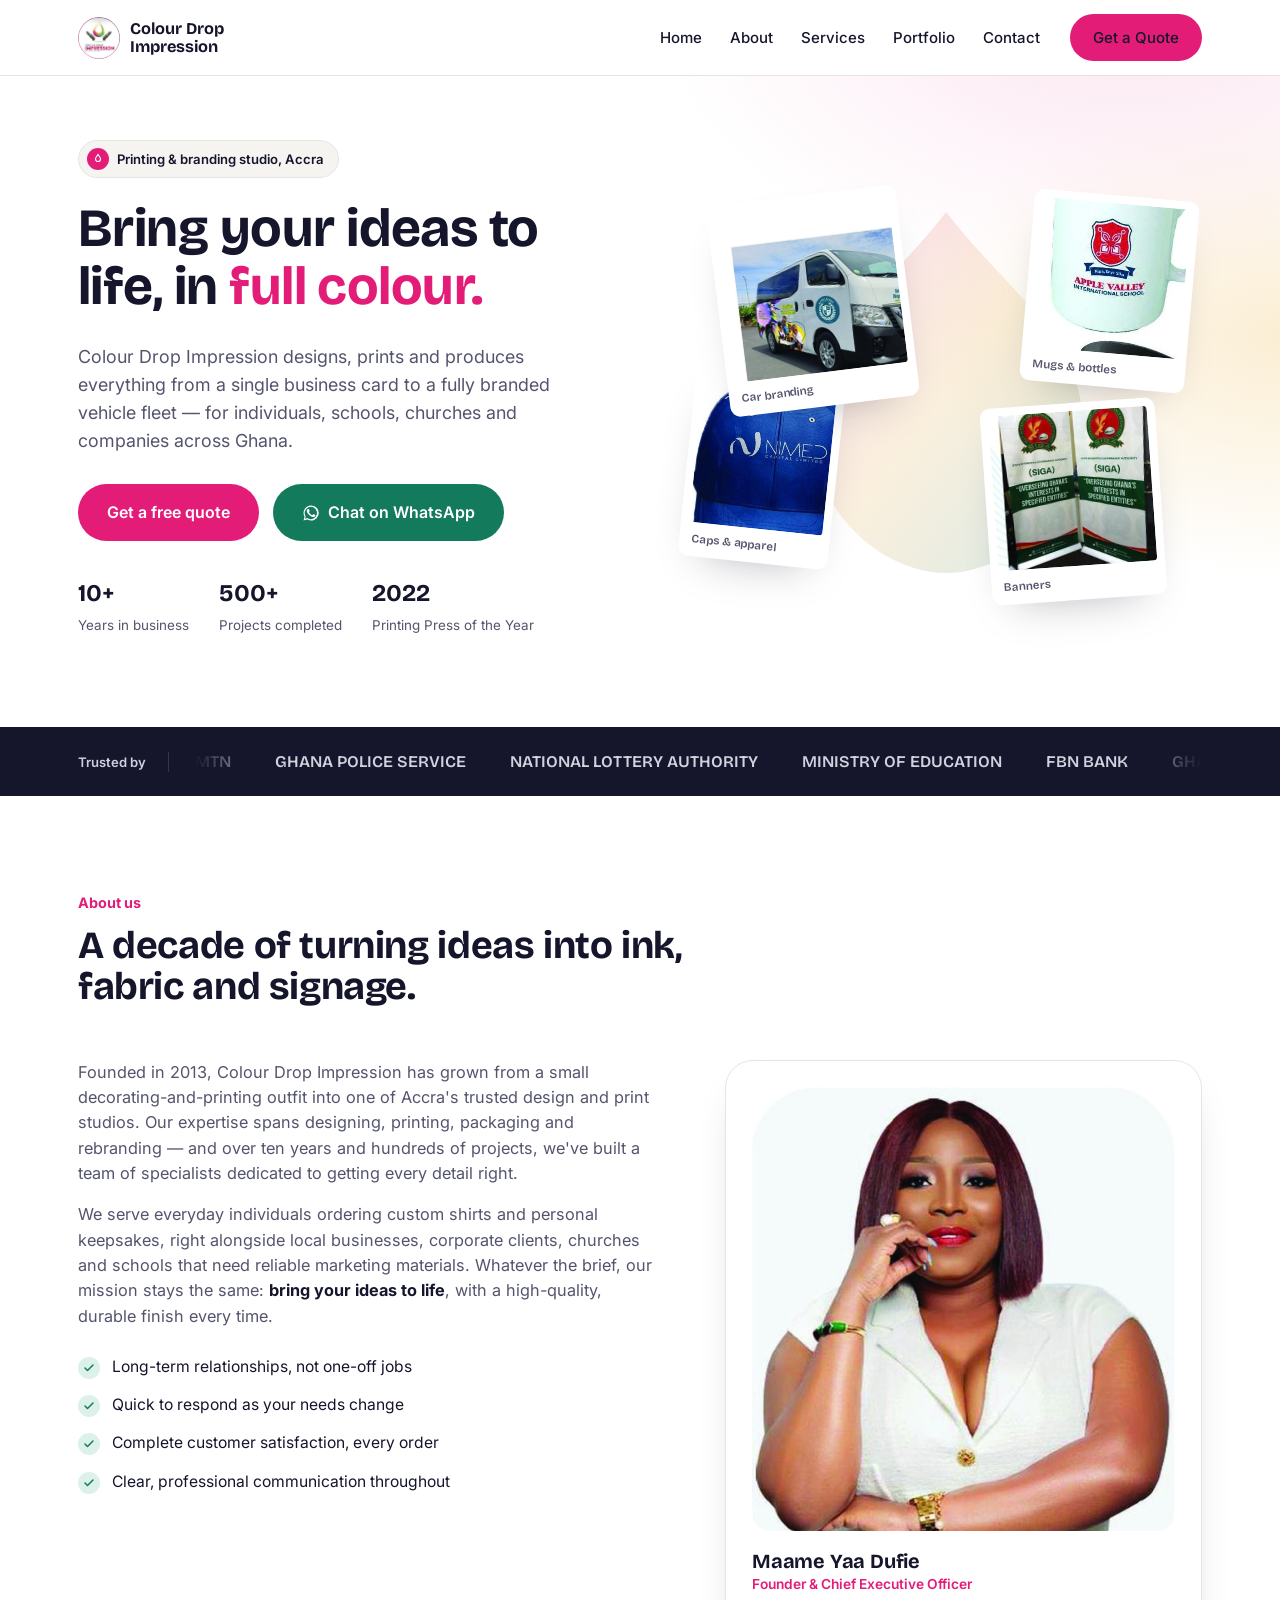
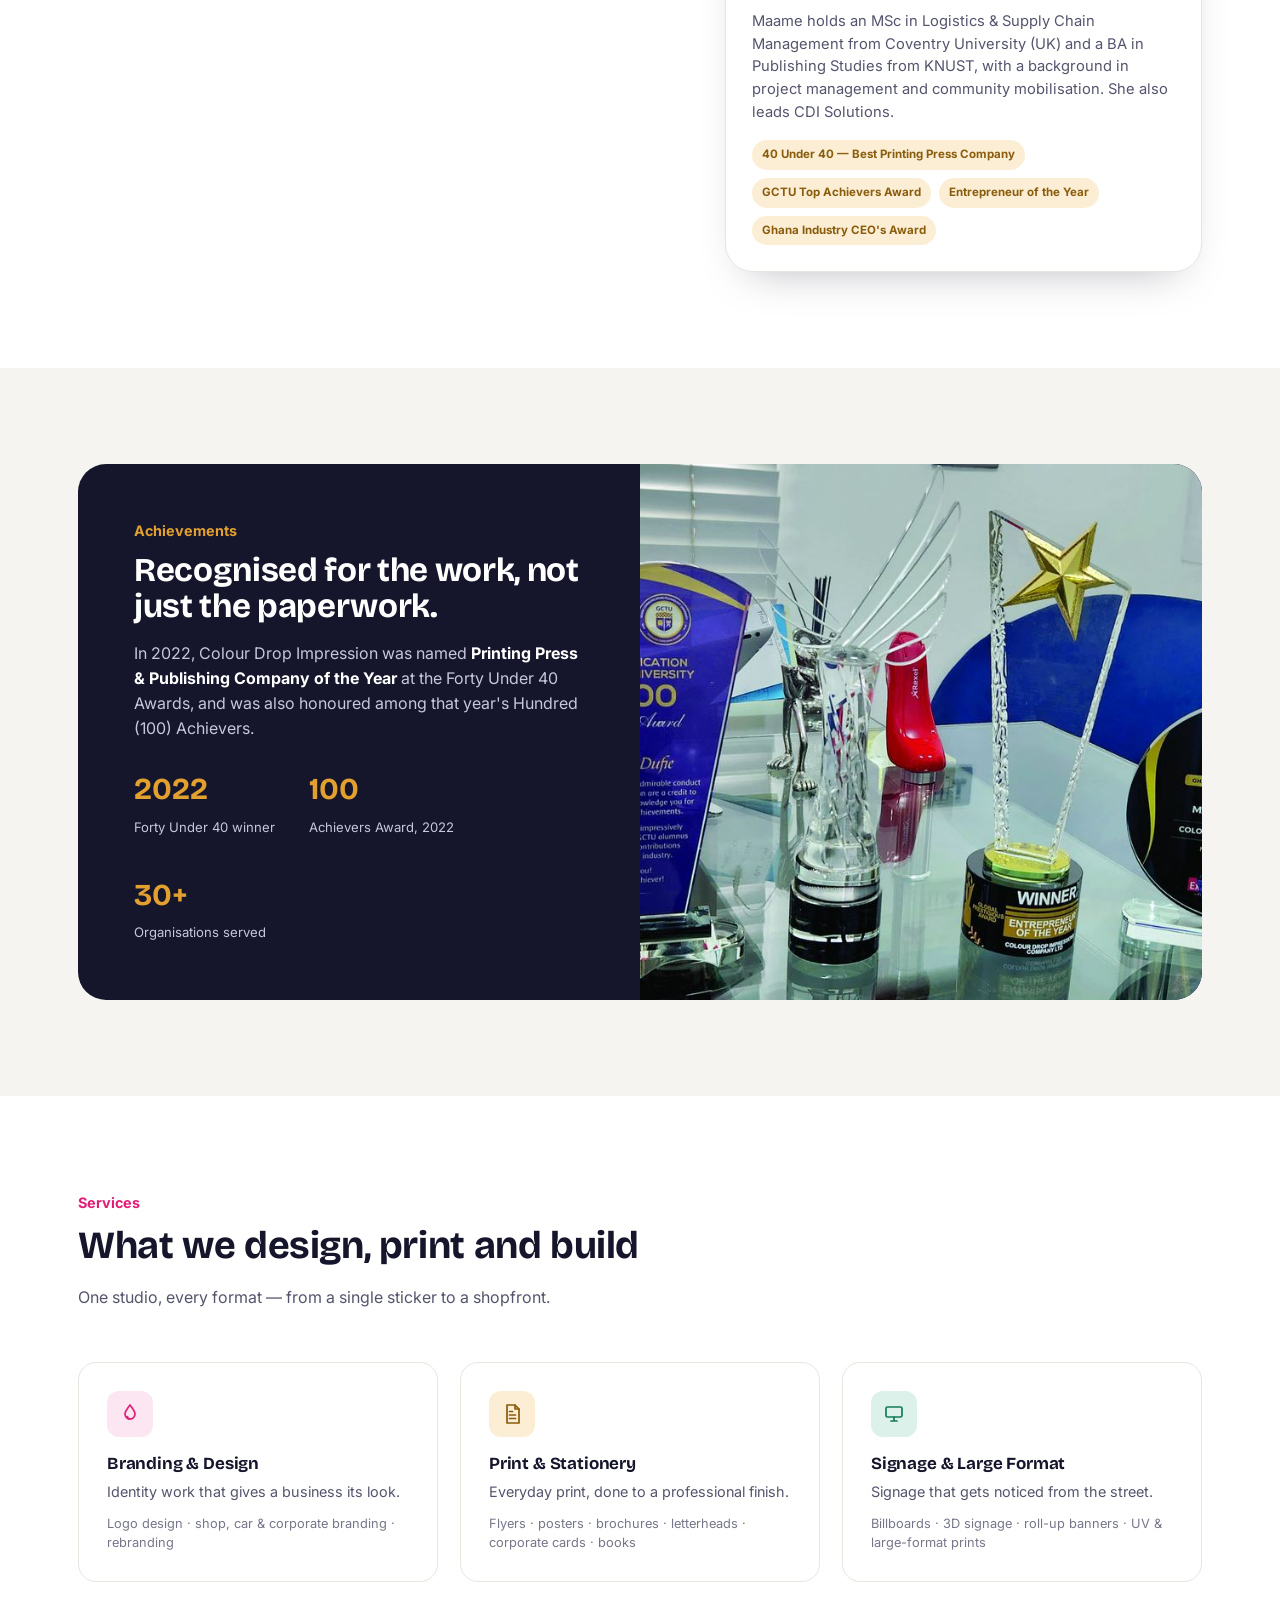
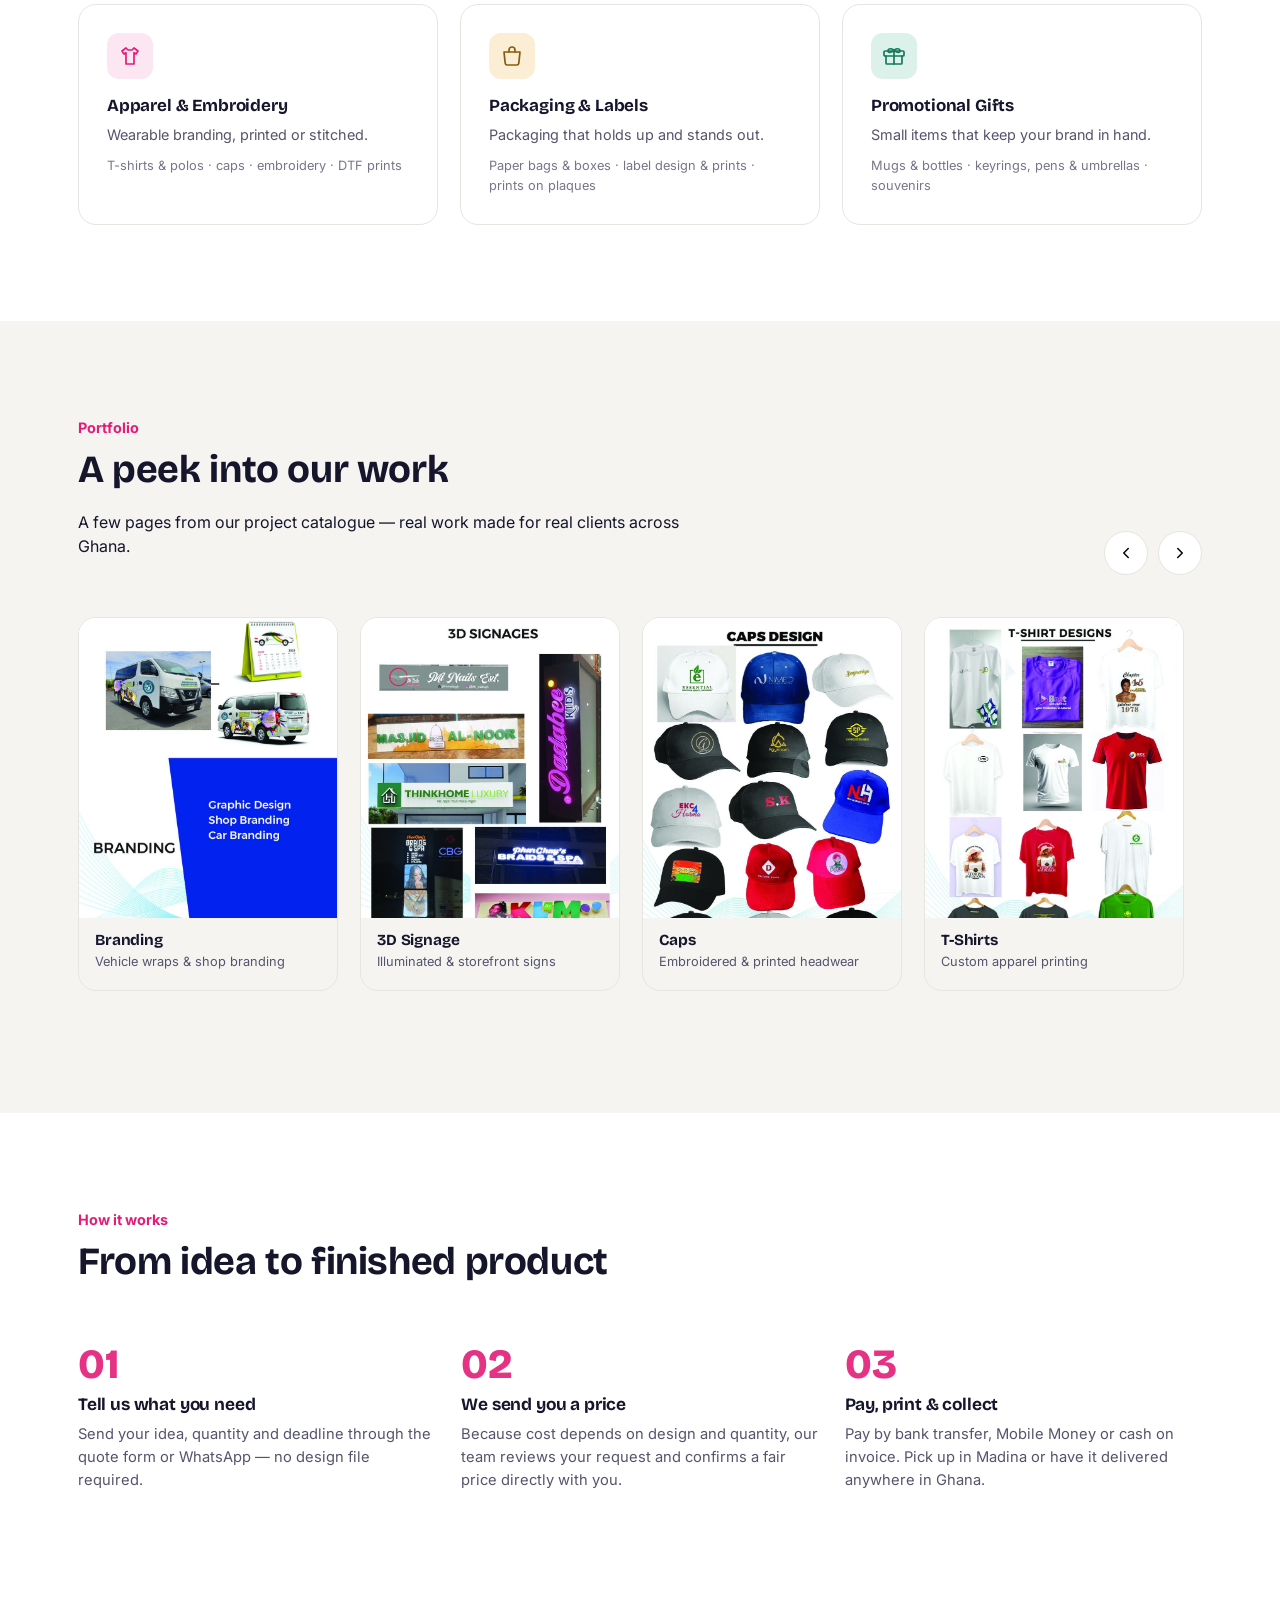
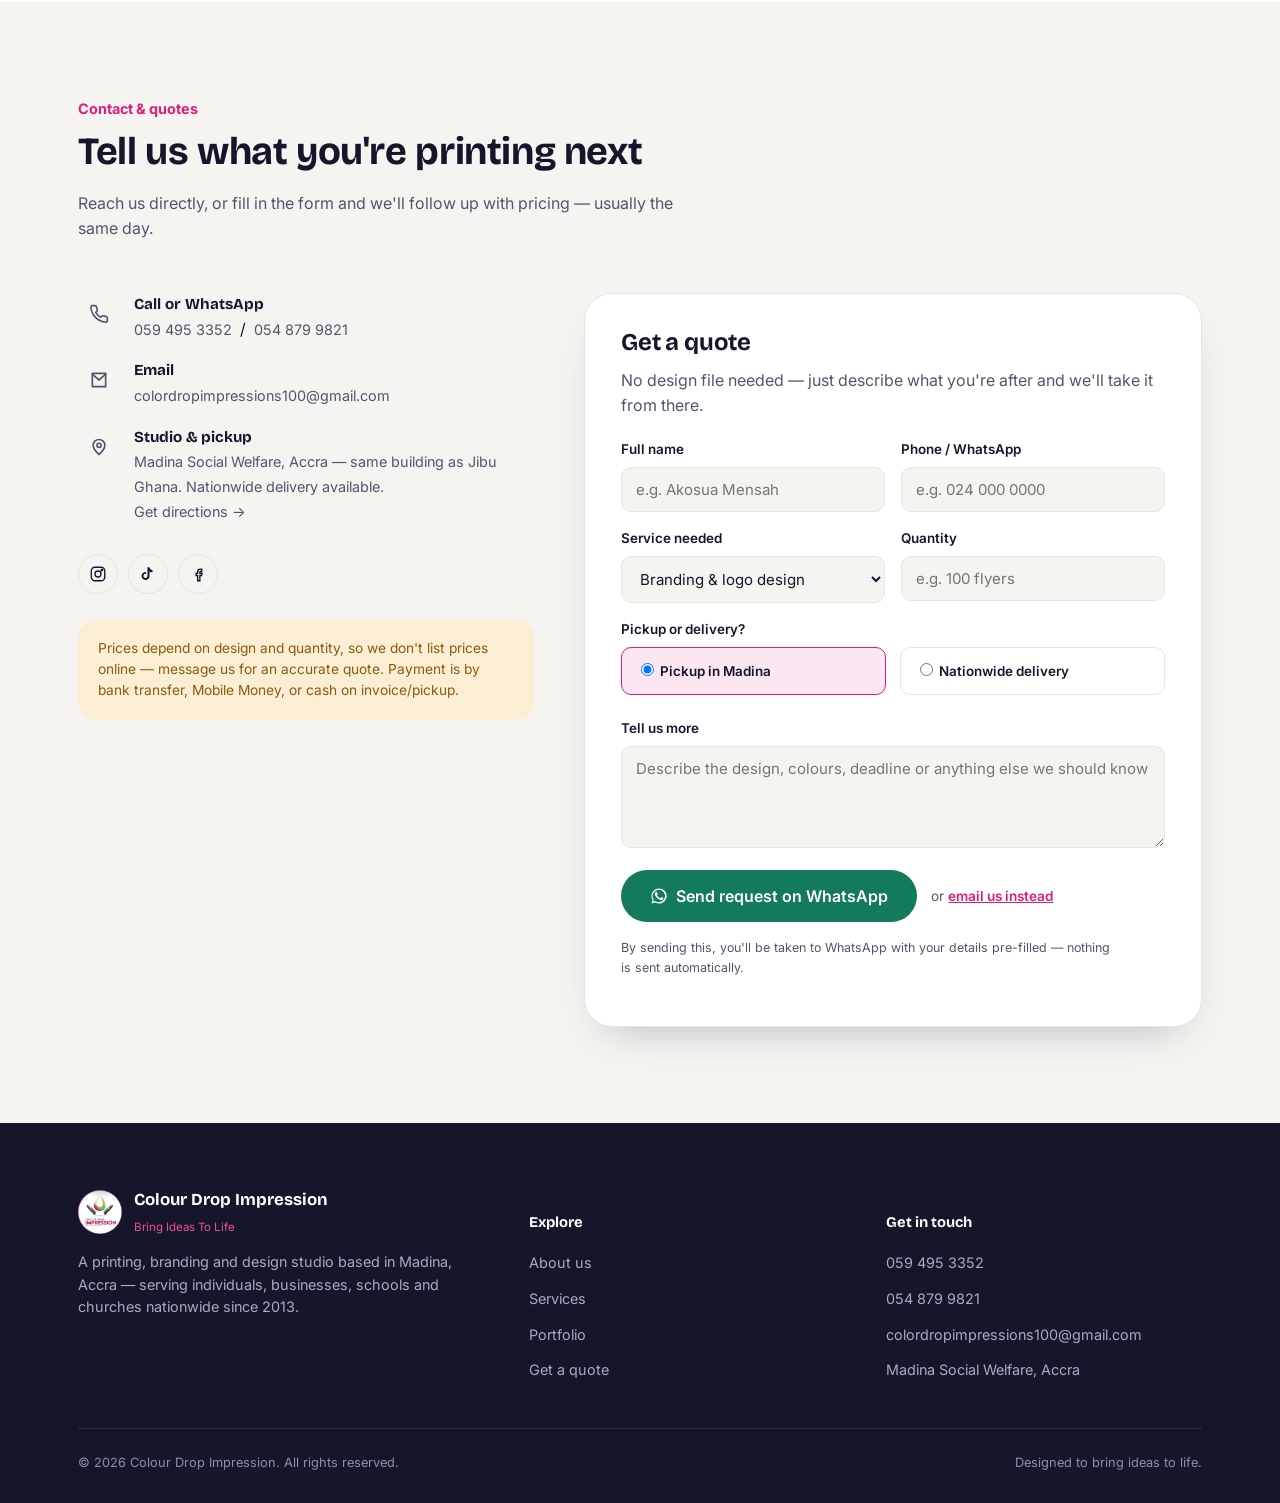
<file: index.html>
<!DOCTYPE html>
<html lang="en">
<head>
<meta charset="UTF-8">
<meta name="viewport" content="width=device-width, initial-scale=1.0">
<title>Colour Drop Impression — Bring Ideas To Life</title>
<meta name="description" content="Colour Drop Impression is a printing, branding and design studio in Madina, Accra. Flyers, banners, apparel, signage, packaging and more, delivered nationwide.">
<link rel="preconnect" href="https://fonts.googleapis.com">
<link rel="preconnect" href="https://fonts.gstatic.com" crossorigin>
<link href="https://fonts.googleapis.com/css2?family=Bricolage+Grotesque:opsz,wght@12..96,400;12..96,500;12..96,600;12..96,700;12..96,800&family=Inter:wght@400;500;600;700&display=swap" rel="stylesheet">
<link rel="stylesheet" href="styles.css">
</head>
<body data-phone1="0594953352" data-phone2="0548799821" data-email="colordropimpressions100@gmail.com">

<header class="site-nav">
  <div class="nav-inner">
    <a href="#home" class="brand">
      <img src="images/logo.jpg" alt="Colour Drop Impression logo">
      <span class="brand-word">Colour Drop<br>Impression</span>
    </a>
    <nav class="primary">
      <div class="nav-links">
        <a href="#home">Home</a>
        <a href="#about">About</a>
        <a href="#services">Services</a>
        <a href="#portfolio">Portfolio</a>
        <a href="#contact">Contact</a>
      </div>
      <a href="#quote" class="btn btn-primary">Get a Quote</a>
    </nav>
    <button class="burger" id="burgerBtn" aria-label="Open menu" aria-expanded="false"><span></span></button>
  </div>
  <div class="mobile-panel" id="mobilePanel">
    <a href="#home">Home</a>
    <a href="#about">About</a>
    <a href="#services">Services</a>
    <a href="#portfolio">Portfolio</a>
    <a href="#contact">Contact</a>
    <a href="#quote" class="btn btn-primary">Get a Quote</a>
  </div>
</header>

<main>

  <section class="hero" id="home">
    <div class="wrap hero-inner">
      <div class="hero-copy">
        <span class="eyebrow-tag"><span class="dot"><svg viewBox="0 0 24 24" fill="none" stroke="white" stroke-width="2.4" stroke-linecap="round"><path d="M12 3c3 4 5 6.2 5 9a5 5 0 0 1-10 0c0-2.8 2-5 5-9Z"/></svg></span> Printing &amp; branding studio, Accra</span>
        <h1>Bring your ideas to life, in <em>full colour.</em></h1>
        <p class="lead">Colour Drop Impression designs, prints and produces everything from a single business card to a fully branded vehicle fleet — for individuals, schools, churches and companies across Ghana.</p>
        <div class="hero-ctas">
          <a href="#quote" class="btn btn-primary btn-lg">Get a free quote</a>
          <a href="https://wa.me/233594953352?text=Hi%20Colour%20Drop%20Impression%2C%20I%27d%20like%20to%20ask%20about%20a%20print%20job." target="_blank" rel="noopener" class="btn btn-whatsapp btn-lg" id="heroWaLink">
            <svg viewBox="0 0 24 24" width="18" height="18" fill="currentColor"><path d="M17.5 14.4c-.3-.1-1.7-.8-2-.9-.3-.1-.5-.1-.6.1-.2.3-.7.9-.9 1-.2.2-.3.2-.6.1-.3-.1-1.3-.5-2.4-1.5-.9-.8-1.5-1.8-1.7-2.1-.2-.3 0-.5.1-.6.1-.1.3-.3.4-.5.1-.1.2-.3.3-.4.1-.2 0-.3 0-.5s-.6-1.5-.9-2c-.2-.5-.5-.4-.6-.4h-.5c-.2 0-.5.1-.7.3-.3.3-1 1-1 2.4s1 2.8 1.2 3c.1.2 2 3 4.8 4.3.7.3 1.2.5 1.6.6.7.2 1.3.2 1.8.1.5-.1 1.7-.7 1.9-1.3.2-.6.2-1.2.2-1.3-.1-.1-.3-.2-.6-.3z"/><path d="M12 2a10 10 0 0 0-8.6 15L2 22l5.2-1.4A10 10 0 1 0 12 2Zm0 18.2c-1.6 0-3.2-.4-4.5-1.3l-.3-.2-3.1.8.8-3-.2-.3A8.2 8.2 0 1 1 12 20.2Z"/></svg>
            Chat on WhatsApp
          </a>
        </div>
        <div class="hero-stats">
          <div><strong>10+</strong><span>Years in business</span></div>
          <div><strong>500+</strong><span>Projects completed</span></div>
          <div><strong>2022</strong><span>Printing Press of the Year</span></div>
        </div>
      </div>
      <div class="hero-visual" aria-hidden="true">
        <svg class="blob" viewBox="0 0 500 500" preserveAspectRatio="xMidYMid meet">
          <defs>
            <linearGradient id="dropGrad" x1="0" y1="0" x2="1" y2="1">
              <stop offset="0%" stop-color="var(--pink)"/>
              <stop offset="50%" stop-color="var(--gold)"/>
              <stop offset="100%" stop-color="var(--teal)"/>
            </linearGradient>
          </defs>
          <path fill="url(#dropGrad)" opacity="0.16" d="M251.6 41.7c60 78 132 121 132 202.7 0 92-73 148-132 148s-132-56-132-148c0-81.7 72-124.7 132-202.7Z"/>
        </svg>
        <div class="polaroid p1"><div class="frame"><img src="images/hero-branding.jpg" alt="Vehicle branding sample"></div><span>Car branding</span></div>
        <div class="polaroid p2"><div class="frame"><img src="images/hero-caps.jpg" alt="Branded cap"></div><span>Caps &amp; apparel</span></div>
        <div class="polaroid p3"><div class="frame"><img src="images/hero-mugs.jpg" alt="Branded mug"></div><span>Mugs &amp; bottles</span></div>
        <div class="polaroid p4"><div class="frame"><img src="images/hero-rollup.jpg" alt="Roll-up banners"></div><span>Banners</span></div>
      </div>
    </div>
  </section>

  
  <div class="trust">
    <div class="wrap trust-inner">
      <span class="trust-label">Trusted&nbsp;by</span>
      <div class="marquee">
        <div class="marquee-track">
          <span>MTN</span><span>GHANA POLICE SERVICE</span><span>NATIONAL LOTTERY AUTHORITY</span><span>MINISTRY OF EDUCATION</span><span>FBN BANK</span><span>GHANA INVESTMENT PROMOTION CENTRE</span><span>KONRAD-ADENAUER-STIFTUNG</span><span>NATIONAL SERVICE SCHEME</span><span>YANGO</span><span>NEW LEADERS HOTEL</span><span>ZOE HEALTHCARE</span><span>FAIRAFRIC</span><span>NICK PETROLEUM</span><span>BEAUTY RAVE</span><span>GUVNOR</span><span>ADUANIPA</span><span>GILBERT PORK</span><span>MINAIL</span><span>NIMED CAPITAL</span><span>SMALL SCALE MINERS</span><span>PRODIGY</span><span>TERAGON</span><span>GOOSE CHINESE</span><span>RED TIPS</span><span>TACHES</span><span>SAVILLE ROD</span><span>GHANA PRISON</span><span>FLIP AND RAP</span><span>ANABY FRANKA</span><span>ADENSE TRAVELS</span><span>THINK HOMES</span><span>ARM NOD</span><span>PLUSCON</span><span>SKY LIGHT</span><span>FITNESS SOCIAL</span><span>PEOPLE MIC</span><span>FOODLUX</span><span>LA CREPE</span><span>ADUANI PA</span>
          <span>MTN</span><span>GHANA POLICE SERVICE</span><span>NATIONAL LOTTERY AUTHORITY</span><span>MINISTRY OF EDUCATION</span><span>FBN BANK</span><span>GHANA INVESTMENT PROMOTION CENTRE</span><span>KONRAD-ADENAUER-STIFTUNG</span><span>NATIONAL SERVICE SCHEME</span><span>YANGO</span><span>NEW LEADERS HOTEL</span><span>ZOE HEALTHCARE</span><span>FAIRAFRIC</span><span>NICK PETROLEUM</span><span>BEAUTY RAVE</span><span>GUVNOR</span><span>ADUANIPA</span><span>GILBERT PORK</span><span>MINAIL</span><span>NIMED CAPITAL</span><span>SMALL SCALE MINERS</span><span>PRODIGY</span><span>TERAGON</span><span>GOOSE CHINESE</span><span>RED TIPS</span><span>TACHES</span><span>SAVILLE ROD</span><span>GHANA PRISON</span><span>FLIP AND RAP</span><span>ANABY FRANKA</span><span>ADENSE TRAVELS</span><span>THINK HOMES</span><span>ARM NOD</span><span>PLUSCON</span><span>SKY LIGHT</span><span>FITNESS SOCIAL</span><span>PEOPLE MIC</span><span>FOODLUX</span><span>LA CREPE</span><span>ADUANI PA</span>
        </div>
      </div>
    </div>
  </div>

 
  <section id="about">
    <div class="wrap">
      <div class="section-head">
        <span class="section-kicker">About us</span>
        <h2>A decade of turning ideas into ink, fabric and signage.</h2>
      </div>
      <div class="about-grid">
        <div class="about-copy">
          <p>Founded in 2013, Colour Drop Impression has grown from a small decorating-and-printing outfit into one of Accra's trusted design and print studios. Our expertise spans designing, printing, packaging and rebranding — and over ten years and hundreds of projects, we've built a team of specialists dedicated to getting every detail right.</p>
          <p>We serve everyday individuals ordering custom shirts and personal keepsakes, right alongside local businesses, corporate clients, churches and schools that need reliable marketing materials. Whatever the brief, our mission stays the same: <strong style="color:var(--ink)">bring your ideas to life</strong>, with a high-quality, durable finish every time.</p>
          <ul class="mission-list">
            <li><span class="tick"><svg viewBox="0 0 24 24" fill="none" stroke="currentColor" stroke-width="3" stroke-linecap="round" stroke-linejoin="round"><path d="M20 6 9 17l-5-5"/></svg></span><span>Long-term relationships, not one-off jobs</span></li>
            <li><span class="tick"><svg viewBox="0 0 24 24" fill="none" stroke="currentColor" stroke-width="3" stroke-linecap="round" stroke-linejoin="round"><path d="M20 6 9 17l-5-5"/></svg></span><span>Quick to respond as your needs change</span></li>
            <li><span class="tick"><svg viewBox="0 0 24 24" fill="none" stroke="currentColor" stroke-width="3" stroke-linecap="round" stroke-linejoin="round"><path d="M20 6 9 17l-5-5"/></svg></span><span>Complete customer satisfaction, every order</span></li>
            <li><span class="tick"><svg viewBox="0 0 24 24" fill="none" stroke="currentColor" stroke-width="3" stroke-linecap="round" stroke-linejoin="round"><path d="M20 6 9 17l-5-5"/></svg></span><span>Clear, professional communication throughout</span></li>
          </ul>
        </div>
        <div class="ceo-card">
          <img src="images/ceo.jpg" alt="Maame Yaa Dufie, CEO of Colour Drop Impression">
          <h3>Maame Yaa Dufie</h3>
          <span class="ceo-role">Founder &amp; Chief Executive Officer</span>
          <p>Maame holds an MSc in Logistics &amp; Supply Chain Management from Coventry University (UK) and a BA in Publishing Studies from KNUST, with a background in project management and community mobilisation. She also leads CDI Solutions.</p>
          <div class="ceo-badges">
            <span>40 Under 40 — Best Printing Press Company</span>
            <span>GCTU Top Achievers Award</span>
            <span>Entrepreneur of the Year</span>
            <span>Ghana Industry CEO's Award</span>
          </div>
        </div>
      </div>
    </div>
  </section>

 
  <section class="alt-bg">
    <div class="wrap">
      <div class="achieve">
        <div class="achieve-copy">
          <span class="section-kicker">Achievements</span>
          <h2>Recognised for the work, not just the paperwork.</h2>
          <p>In 2022, Colour Drop Impression was named <strong style="color:#fff">Printing Press &amp; Publishing Company of the Year</strong> at the Forty Under 40 Awards, and was also honoured among that year's Hundred (100) Achievers.</p>
          <div class="achieve-stats">
            <div><strong>2022</strong><span>Forty Under 40 winner</span></div>
            <div><strong>100</strong><span>Achievers Award, 2022</span></div>
            <div><strong>30+</strong><span>Organisations served</span></div>
          </div>
        </div>
        <div class="achieve-img"><img src="images/trophies.jpg" alt="Colour Drop Impression award trophies and plaques"></div>
      </div>
    </div>
  </section>

 
  <section id="services">
    <div class="wrap">
      <div class="section-head">
        <span class="section-kicker">Services</span>
        <h2>What we design, print and build</h2>
        <p>One studio, every format — from a single sticker to a shopfront.</p>
      </div>
      <div class="services-grid">
        <div class="service-card sc-1">
          <div class="service-icon"><svg viewBox="0 0 24 24" fill="none" stroke="currentColor" stroke-width="1.7" stroke-linecap="round" stroke-linejoin="round"><path d="M12 3c3 4 5 6.2 5 9a5 5 0 0 1-10 0c0-2.8 2-5 5-9Z"/><path d="M9.5 14.5c0 1.4 1.1 2.5 2.5 2.5"/></svg></div>
          <h3>Branding &amp; Design</h3>
          <p>Identity work that gives a business its look.</p>
          <p class="eg">Logo design · shop, car &amp; corporate branding · rebranding</p>
        </div>
        <div class="service-card sc-2">
          <div class="service-icon"><svg viewBox="0 0 24 24" fill="none" stroke="currentColor" stroke-width="1.7" stroke-linecap="round" stroke-linejoin="round"><path d="M7 3h8l4 4v14H7z"/><path d="M15 3v4h4"/><path d="M9.5 13h6M9.5 16.5h6M9.5 9.5h3"/></svg></div>
          <h3>Print &amp; Stationery</h3>
          <p>Everyday print, done to a professional finish.</p>
          <p class="eg">Flyers · posters · brochures · letterheads · corporate cards · books</p>
        </div>
        <div class="service-card sc-3">
          <div class="service-icon"><svg viewBox="0 0 24 24" fill="none" stroke="currentColor" stroke-width="1.7" stroke-linecap="round" stroke-linejoin="round"><rect x="4" y="5" width="16" height="10" rx="1.5"/><path d="M9 19h6M12 15v4"/></svg></div>
          <h3>Signage &amp; Large Format</h3>
          <p>Signage that gets noticed from the street.</p>
          <p class="eg">Billboards · 3D signage · roll-up banners · UV &amp; large-format prints</p>
        </div>
        <div class="service-card sc-4">
          <div class="service-icon"><svg viewBox="0 0 24 24" fill="none" stroke="currentColor" stroke-width="1.7" stroke-linecap="round" stroke-linejoin="round"><path d="M8 4 4 7l2 3 2-1.3V20h8V8.7L18 10l2-3-4-3-2 2h-4Z"/></svg></div>
          <h3>Apparel &amp; Embroidery</h3>
          <p>Wearable branding, printed or stitched.</p>
          <p class="eg">T-shirts &amp; polos · caps · embroidery · DTF prints</p>
        </div>
        <div class="service-card sc-5">
          <div class="service-icon"><svg viewBox="0 0 24 24" fill="none" stroke="currentColor" stroke-width="1.7" stroke-linecap="round" stroke-linejoin="round"><path d="M4 8h16l-1.2 11.2a2 2 0 0 1-2 1.8H7.2a2 2 0 0 1-2-1.8L4 8Z"/><path d="M9 8V6a3 3 0 0 1 6 0v2"/></svg></div>
          <h3>Packaging &amp; Labels</h3>
          <p>Packaging that holds up and stands out.</p>
          <p class="eg">Paper bags &amp; boxes · label design &amp; prints · prints on plaques</p>
        </div>
        <div class="service-card sc-6">
          <div class="service-icon"><svg viewBox="0 0 24 24" fill="none" stroke="currentColor" stroke-width="1.7" stroke-linecap="round" stroke-linejoin="round"><path d="M20 12v7a1 1 0 0 1-1 1H5a1 1 0 0 1-1-1v-7"/><rect x="2" y="7" width="20" height="5" rx="1"/><path d="M12 7v13M12 7c-1-3-6-3-6 0s5 0 6 0Zm0 0c1-3 6-3 6 0s-5 0-6 0Z"/></svg></div>
          <h3>Promotional Gifts</h3>
          <p>Small items that keep your brand in hand.</p>
          <p class="eg">Mugs &amp; bottles · keyrings, pens &amp; umbrellas · souvenirs</p>
        </div>
      </div>
    </div>
  </section>

 
  <section class="alt-bg" id="portfolio">
    <div class="wrap">
      <div class="portfolio-head">
        <div class="section-head" style="margin-bottom:0;">
          <span class="section-kicker">Portfolio</span>
          <h2>A peek into our work</h2>
          <p>A few pages from our project catalogue — real work made for real clients across Ghana.</p>
        </div>
        <div class="scroll-btns">
          <button class="scroll-btn" id="scrollLeft" aria-label="Scroll left"><svg viewBox="0 0 24 24" width="18" height="18" fill="none" stroke="currentColor" stroke-width="2" stroke-linecap="round" stroke-linejoin="round"><path d="M15 18l-6-6 6-6"/></svg></button>
          <button class="scroll-btn" id="scrollRight" aria-label="Scroll right"><svg viewBox="0 0 24 24" width="18" height="18" fill="none" stroke="currentColor" stroke-width="2" stroke-linecap="round" stroke-linejoin="round"><path d="M9 6l6 6-6 6"/></svg></button>
        </div>
      </div>
      <div class="portfolio-scroller" id="pfScroller">
        <div class="pf-card"><div class="pf-img"><img src="images/portfolio-branding.jpg" alt="Vehicle and shop branding work"></div><div class="pf-label"><h4>Branding</h4><p>Vehicle wraps &amp; shop branding</p></div></div>
        <div class="pf-card"><div class="pf-img"><img src="images/portfolio-signage.jpg" alt="3D signage samples"></div><div class="pf-label"><h4>3D Signage</h4><p>Illuminated &amp; storefront signs</p></div></div>
        <div class="pf-card"><div class="pf-img"><img src="images/portfolio-caps.jpg" alt="Branded caps"></div><div class="pf-label"><h4>Caps</h4><p>Embroidered &amp; printed headwear</p></div></div>
        <div class="pf-card"><div class="pf-img"><img src="images/portfolio-tshirts.jpg" alt="T-shirt prints"></div><div class="pf-label"><h4>T-Shirts</h4><p>Custom apparel printing</p></div></div>
        <div class="pf-card"><div class="pf-img"><img src="images/portfolio-mugs.jpg" alt="Mugs and bottles"></div><div class="pf-label"><h4>Mugs &amp; Bottles</h4><p>Personalised drinkware</p></div></div>
        <div class="pf-card"><div class="pf-img"><img src="images/portfolio-idcards.jpg" alt="Business card designs"></div><div class="pf-label"><h4>ID &amp; Business Cards</h4><p>Corporate card design</p></div></div>
        <div class="pf-card"><div class="pf-img"><img src="images/portfolio-paperbags.jpg" alt="Paper bag packaging"></div><div class="pf-label"><h4>Packaging</h4><p>Paper bags &amp; gift packaging</p></div></div>
        <div class="pf-card"><div class="pf-img"><img src="images/portfolio-souvenir.jpg" alt="Souvenir items"></div><div class="pf-label"><h4>Souvenirs &amp; Gifts</h4><p>Keyrings, pens &amp; more</p></div></div>
        <div class="pf-card"><div class="pf-img"><img src="images/portfolio-pos.jpg" alt="Point of sale materials"></div><div class="pf-label"><h4>Promo &amp; POS</h4><p>Umbrellas, aprons &amp; kiosks</p></div></div>
        <div class="pf-card"><div class="pf-img"><img src="images/portfolio-embroidery.jpg" alt="Embroidery and DTF work"></div><div class="pf-label"><h4>Embroidery &amp; DTF</h4><p>Towels &amp; fabric prints</p></div></div>
        <div class="pf-card"><div class="pf-img"><img src="images/portfolio-bookcovers.jpg" alt="Book cover designs"></div><div class="pf-label"><h4>Books &amp; Stationery</h4><p>Covers, notepads &amp; manuals</p></div></div>
        <div class="pf-card"><div class="pf-img"><img src="images/portfolio-giftplaques.jpg" alt="Gift sets and plaques"></div><div class="pf-label"><h4>Plaques &amp; Gift Sets</h4><p>Awards &amp; corporate gifting</p></div></div>
        <div class="pf-card"><div class="pf-img"><img src="images/portfolio-rollupbanners.jpg" alt="Roll-up banner designs"></div><div class="pf-label"><h4>Banners</h4><p>Roll-up &amp; large-format prints</p></div></div>
      </div>
    </div>
  </section>

  
  <section>
    <div class="wrap">
      <div class="section-head">
        <span class="section-kicker">How it works</span>
        <h2>From idea to finished product</h2>
      </div>
      <div class="steps">
        <div class="step">
          <span class="num">01</span>
          <h3>Tell us what you need</h3>
          <p>Send your idea, quantity and deadline through the quote form or WhatsApp — no design file required.</p>
        </div>
        <div class="step">
          <span class="num">02</span>
          <h3>We send you a price</h3>
          <p>Because cost depends on design and quantity, our team reviews your request and confirms a fair price directly with you.</p>
        </div>
        <div class="step">
          <span class="num">03</span>
          <h3>Pay, print &amp; collect</h3>
          <p>Pay by bank transfer, Mobile Money or cash on invoice. Pick up in Madina or have it delivered anywhere in Ghana.</p>
        </div>
      </div>
    </div>
  </section>

  <section class="alt-bg" id="contact">
    <div class="wrap">
      <div class="section-head">
        <span class="section-kicker">Contact &amp; quotes</span>
        <h2 id="quote">Tell us what you're printing next</h2>
        <p>Reach us directly, or fill in the form and we'll follow up with pricing — usually the same day.</p>
      </div>
      <div class="cq-grid">
        <div class="contact-col">
          <ul class="contact-list">
            <li>
              <span class="c-icon"><svg viewBox="0 0 24 24" fill="none" stroke="currentColor" stroke-width="2" stroke-linecap="round" stroke-linejoin="round"><path d="M22 16.9v3a2 2 0 0 1-2.2 2 19.8 19.8 0 0 1-8.6-3 19.5 19.5 0 0 1-6-6 19.8 19.8 0 0 1-3-8.7A2 2 0 0 1 4.1 2h3a2 2 0 0 1 2 1.7c.1 1 .3 2 .7 3a2 2 0 0 1-.4 2.1L8.1 10a16 16 0 0 0 6 6l1.2-1.3a2 2 0 0 1 2.1-.4c1 .3 2 .5 3 .7a2 2 0 0 1 1.6 2Z"/></svg></span>
              <div>
                <strong>Call or WhatsApp</strong>
                <a href="tel:+233594953352" data-contact="phone1">059 495 3352</a> &nbsp;/&nbsp; <a href="tel:+233548799821" data-contact="phone2">054 879 9821</a>
              </div>
            </li>
            <li>
              <span class="c-icon"><svg viewBox="0 0 24 24" fill="none" stroke="currentColor" stroke-width="2" stroke-linecap="round" stroke-linejoin="round"><path d="M4 4h16v16H4z"/><path d="m4 5 8 7 8-7"/></svg></span>
              <div>
                <strong>Email</strong>
                <a href="mailto:colordropimpressions100@gmail.com" data-contact="email">colordropimpressions100@gmail.com</a>
              </div>
            </li>
            <li>
              <span class="c-icon"><svg viewBox="0 0 24 24" fill="none" stroke="currentColor" stroke-width="2" stroke-linecap="round" stroke-linejoin="round"><path d="M12 21s-7-6.1-7-11a7 7 0 0 1 14 0c0 4.9-7 11-7 11Z"/><circle cx="12" cy="10" r="2.5"/></svg></span>
              <div>
                <strong>Studio &amp; pickup</strong>
                <span>Madina Social Welfare, Accra — same building as Jibu Ghana. Nationwide delivery available.</span><br>
                <a href="https://www.google.com/maps/search/?api=1&query=Madina%20Social%20Welfare%2C%20Accra%2C%20Ghana" target="_blank" rel="noopener">Get directions →</a>
              </div>
            </li>
          </ul>
          <div class="social-row">
            <a href="https://www.instagram.com/colourdropimpressions_/" target="_blank" rel="noopener" aria-label="Instagram"><svg viewBox="0 0 24 24" fill="none" stroke="currentColor" stroke-width="1.8"><rect x="3" y="3" width="18" height="18" rx="5"/><circle cx="12" cy="12" r="4"/><circle cx="17.2" cy="6.8" r="1"/></svg></a>
            <a href="https://www.tiktok.com/@c_dropimpression" target="_blank" rel="noopener" aria-label="TikTok"><svg viewBox="0 0 24 24" fill="currentColor"><path d="M14 3c.3 2 1.8 3.6 4 4v2.7c-1.4 0-2.8-.4-4-1.2v6.2a5.3 5.3 0 1 1-4.6-5.3v2.6a2.7 2.7 0 1 0 1.9 2.6V3H14Z"/></svg></a>
            <a href="https://www.facebook.com/search/top?q=Color%20Drop%20Impressions" target="_blank" rel="noopener" aria-label="Facebook"><svg viewBox="0 0 24 24" fill="none" stroke="currentColor" stroke-width="1.8"><path d="M15 8.5h2V5.5h-2A3.5 3.5 0 0 0 11.5 9v2H9.5v3h2V21h3v-7h2.2l.8-3H14.5V9c0-.3.2-.5.5-.5Z"/></svg></a>
          </div>
          <div class="note-box" style="margin-top:26px;">Prices depend on design and quantity, so we don't list prices online — message us for an accurate quote. Payment is by bank transfer, Mobile Money, or cash on invoice/pickup.</div>
        </div>

        <div class="quote-card">
          <h2>Get a quote</h2>
          <p style="margin-bottom:22px;">No design file needed — just describe what you're after and we'll take it from there.</p>
          <form id="quoteForm">
            <div class="form-row">
              <div class="field">
                <label for="qName">Full name</label>
                <input type="text" id="qName" required placeholder="e.g. Akosua Mensah">
              </div>
              <div class="field">
                <label for="qPhone">Phone / WhatsApp</label>
                <input type="tel" id="qPhone" required placeholder="e.g. 024 000 0000">
              </div>
            </div>
            <div class="form-row">
              <div class="field">
                <label for="qService">Service needed</label>
                <select id="qService">
                  <option>Branding &amp; logo design</option>
                  <option>Flyers, posters &amp; brochures</option>
                  <option>Business cards &amp; stationery</option>
                  <option>Signage &amp; roll-up banners</option>
                  <option>T-shirts, caps &amp; embroidery</option>
                  <option>Packaging &amp; paper bags</option>
                  <option>Mugs, bottles &amp; souvenirs</option>
                  <option>Books &amp; notepads</option>
                  <option>Something else</option>
                </select>
              </div>
              <div class="field">
                <label for="qQty">Quantity</label>
                <input type="text" id="qQty" placeholder="e.g. 100 flyers">
              </div>
            </div>
            <div class="field full">
              <label>Pickup or delivery?</label>
              <div class="radio-group">
                <label class="radio-opt"><input type="radio" name="fulfil" value="Pickup in Madina" checked> Pickup in Madina</label>
                <label class="radio-opt"><input type="radio" name="fulfil" value="Nationwide delivery"> Nationwide delivery</label>
              </div>
            </div>
            <div class="field full">
              <label for="qDetails">Tell us more</label>
              <textarea id="qDetails" rows="4" placeholder="Describe the design, colours, deadline or anything else we should know"></textarea>
            </div>
            <div class="quote-actions">
              <button type="submit" class="btn btn-whatsapp btn-lg">
                <svg viewBox="0 0 24 24" width="18" height="18" fill="currentColor"><path d="M17.5 14.4c-.3-.1-1.7-.8-2-.9-.3-.1-.5-.1-.6.1-.2.3-.7.9-.9 1-.2.2-.3.2-.6.1-.3-.1-1.3-.5-2.4-1.5-.9-.8-1.5-1.8-1.7-2.1-.2-.3 0-.5.1-.6.1-.1.3-.3.4-.5.1-.1.2-.3.3-.4.1-.2 0-.3 0-.5s-.6-1.5-.9-2c-.2-.5-.5-.4-.6-.4h-.5c-.2 0-.5.1-.7.3-.3.3-1 1-1 2.4s1 2.8 1.2 3c.1.2 2 3 4.8 4.3.7.3 1.2.5 1.6.6.7.2 1.3.2 1.8.1.5-.1 1.7-.7 1.9-1.3.2-.6.2-1.2.2-1.3-.1-.1-.3-.2-.6-.3z"/><path d="M12 2a10 10 0 0 0-8.6 15L2 22l5.2-1.4A10 10 0 1 0 12 2Zm0 18.2c-1.6 0-3.2-.4-4.5-1.3l-.3-.2-3.1.8.8-3-.2-.3A8.2 8.2 0 1 1 12 20.2Z"/></svg>
                Send request on WhatsApp
              </button>
              <span style="font-size:0.85rem; color:var(--ink-soft);">or <a href="#" id="emailFallback" style="color:var(--pink); font-weight:600; text-decoration:underline;">email us instead</a></span>
            </div>
            <p id="quoteStatus"></p>
            <p class="quote-fineprint">By sending this, you'll be taken to WhatsApp with your details pre-filled — nothing is sent automatically.</p>
          </form>
        </div>
      </div>
    </div>
  </section>
</main>

<footer>
  <div class="wrap">
    <div class="footer-grid">
      <div>
        <div class="footer-brand">
          <img src="images/logo.jpg" alt="Colour Drop Impression logo">
          <div><strong>Colour Drop Impression</strong><span>Bring Ideas To Life</span></div>
        </div>
        <p>A printing, branding and design studio based in Madina, Accra — serving individuals, businesses, schools and churches nationwide since 2013.</p>
      </div>
      <div>
        <h5>Explore</h5>
        <ul>
          <li><a href="#about">About us</a></li>
          <li><a href="#services">Services</a></li>
          <li><a href="#portfolio">Portfolio</a></li>
          <li><a href="#quote">Get a quote</a></li>
        </ul>
      </div>
      <div>
        <h5>Get in touch</h5>
        <ul>
          <li><a href="tel:+233594953352" data-contact="phone1">059 495 3352</a></li>
         <li><a href="tel:+233548799821" data-contact="phone2">024 949 5835</a></li>
         <li><a href="mailto:colordropimpressions100@gmail.com" data-contact="email">colordropimpressions100@gmail.com</a></li>
         <li><a href="https://www.google.com/maps/search/?api=1&query=Madina%20Social%20Welfare%2C%20Accra%2C%20Ghana" target="_blank" rel="noopener">Madina Social Welfare, Accra</a></li>
      </div>
    </div>
    <div class="footer-bottom">
      <span>© <span id="year"></span> Colour Drop Impression. All rights reserved.</span>
      <span>Designed to bring ideas to life.</span>
    </div>
  </div>
</footer>

<script src="script.js" defer></script>
</body>
</html>
</file>
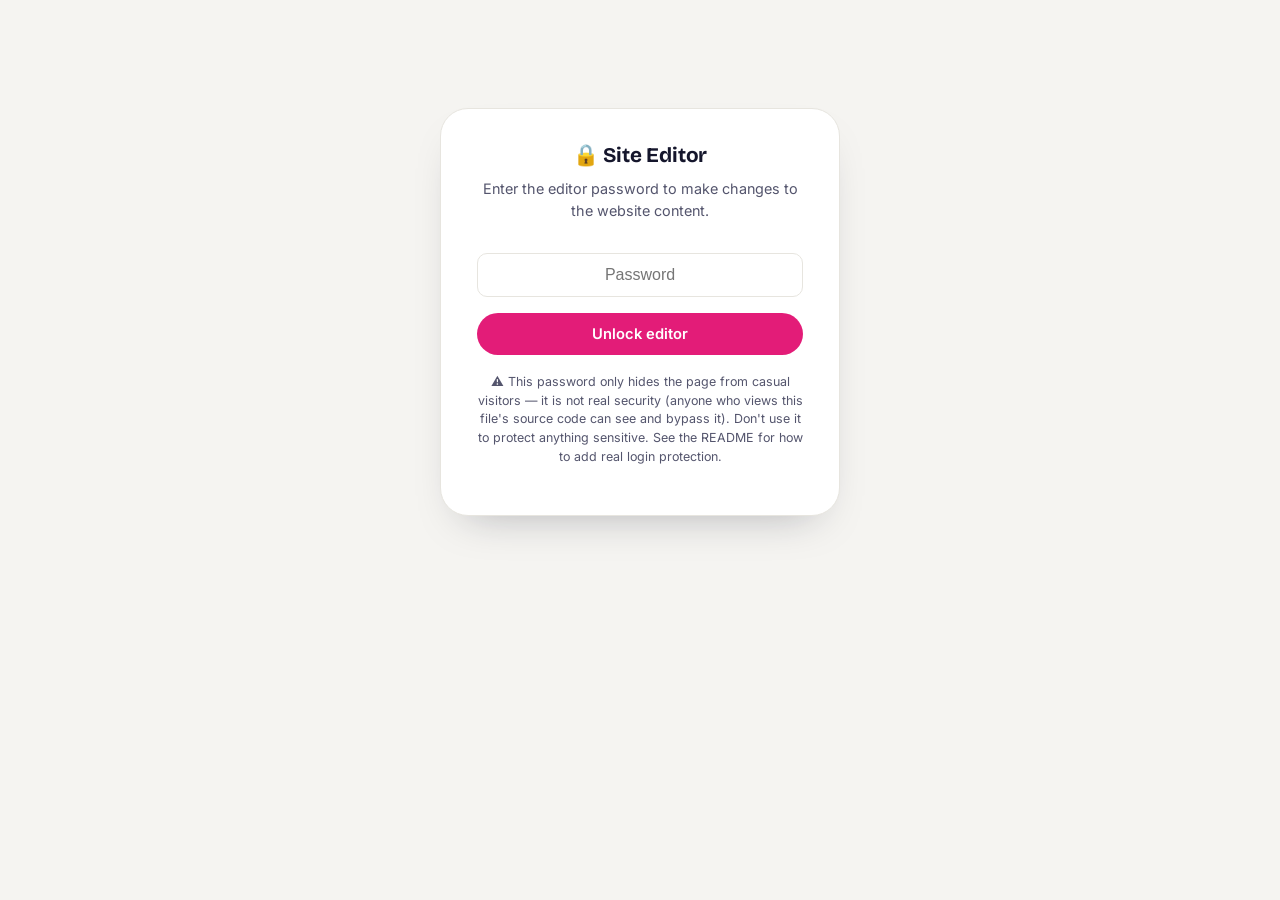
<file: admin.html>
<!DOCTYPE html>
<html lang="en">
<head>
<meta charset="UTF-8">
<meta name="viewport" content="width=device-width, initial-scale=1.0">
<title>Site Editor — Colour Drop Impression</title>
<meta name="robots" content="noindex, nofollow">
<link rel="preconnect" href="https://fonts.googleapis.com">
<link rel="preconnect" href="https://fonts.gstatic.com" crossorigin>
<link href="https://fonts.googleapis.com/css2?family=Bricolage+Grotesque:wght@600;700;800&family=Inter:wght@400;500;600;700&display=swap" rel="stylesheet">
<link rel="stylesheet" href="styles.css">
<style>
  body{background:var(--paper);}
  .admin-wrap{max-width:880px; margin:0 auto; padding:50px 24px 100px;}
  .admin-header{display:flex; align-items:center; gap:12px; margin-bottom:8px;}
  .admin-header img{width:40px; height:40px; border-radius:50%;}
  .admin-header h1{font-size:1.3rem; margin:0;}
  .admin-sub{color:var(--ink-soft); margin-bottom:36px;}
  .gate{max-width:400px; margin:12vh auto; background:var(--white); border:1px solid var(--line); border-radius:var(--radius-l); padding:36px; box-shadow:var(--shadow); text-align:center;}
  .gate h2{font-size:1.3rem;}
  .gate input{width:100%; padding:12px 14px; border-radius:10px; border:1.5px solid var(--line); margin:16px 0; font-size:1rem; text-align:center;}
  .gate .warn{font-size:0.78rem; color:var(--ink-soft); margin-top:18px; line-height:1.5;}
  .panel{display:none;}
  .panel.show{display:block;}
  .gate.hide{display:none;}
  .notice{background:var(--gold-soft); border-radius:var(--radius-m); padding:16px 20px; font-size:0.86rem; color:#6b4a0c; margin-bottom:34px; line-height:1.6;}
  fieldset{border:1px solid var(--line); border-radius:var(--radius-m); padding:24px 24px 8px; margin-bottom:26px; background:var(--white);}
  legend{font-family:'Bricolage Grotesque',sans-serif; font-weight:700; font-size:1.02rem; padding:0 8px;}
  .f-row{margin-bottom:16px;}
  .f-row label{display:block; font-size:0.82rem; font-weight:600; margin-bottom:6px; color:var(--ink);}
  .f-row .hint{font-weight:400; color:var(--ink-soft); font-size:0.78rem;}
  .f-row input, .f-row textarea{
    width:100%; padding:11px 13px; border-radius:9px; border:1.5px solid var(--line); background:var(--paper);
    font-family:inherit; font-size:0.92rem; color:var(--ink); resize:vertical;
  }
  .f-row input:focus, .f-row textarea:focus{outline:2px solid var(--pink); outline-offset:1px; background:var(--white);}
  .svc-grid{display:grid; grid-template-columns:1fr 1fr; gap:0 18px;}
  @media (max-width:640px){.svc-grid{grid-template-columns:1fr;}}
  .actions{position:sticky; bottom:0; background:linear-gradient(0deg, var(--paper) 60%, transparent); padding:24px 0 10px; display:flex; gap:14px; flex-wrap:wrap; align-items:center;}
  #saveMsg{font-size:0.85rem; color:var(--teal); display:none;}
  .logout{font-size:0.82rem; color:var(--ink-soft); text-decoration:underline; cursor:pointer; background:none; border:none; padding:0; font-family:inherit;}
  .load-state{text-align:center; padding:60px 20px; color:var(--ink-soft);}
</style>
</head>
<body>

<!-- ===== PASSWORD GATE ===== -->
<div class="gate" id="gate">
  <h2>🔒 Site Editor</h2>
  <p style="font-size:0.9rem;">Enter the editor password to make changes to the website content.</p>
  <input type="password" id="pwInput" placeholder="Password" autocomplete="off">
  <button class="btn btn-primary" style="width:100%;" id="pwSubmit">Unlock editor</button>
  <p id="pwError" style="color:var(--pink); font-size:0.82rem; display:none;">Wrong password — try again.</p>
  <p class="warn">⚠️ This password only hides the page from casual visitors — it is not real security (anyone who views this file's source code can see and bypass it). Don't use it to protect anything sensitive. See the README for how to add real login protection.</p>
</div>

<!-- ===== EDITOR PANEL ===== -->
<div class="admin-wrap panel" id="panel">
  <div class="admin-header">
    <img src="images/logo.jpg" alt="">
    <h1>Colour Drop Impression — Site Editor</h1>
  </div>
  <p class="admin-sub">Update your website's text here, then download the updated file and send it to whoever manages your hosting (or upload it yourself if you have that access).</p>

  <div class="notice">
    <strong>How this works:</strong> this page loads the text currently in <code>index.html</code>, lets you edit it, and on request builds a brand-new <code>index.html</code> with your changes — ready to replace the old one on your host. It does not publish changes live by itself.
  </div>

  <div id="loadState" class="load-state">Loading current site content…</div>
  <form id="editorForm" style="display:none;">

    <fieldset>
      <legend>Homepage intro</legend>
      <div class="f-row">
        <label>Subheading under the main headline</label>
        <textarea rows="2" data-field="hero-lead"></textarea>
      </div>
    </fieldset>

    <fieldset>
      <legend>About us</legend>
      <div class="f-row"><label>Paragraph 1</label><textarea rows="3" data-field="about-p1"></textarea></div>
      <div class="f-row"><label>Paragraph 2 <span class="hint">(keep the wording around "bring your ideas to life" if you can — it's styled bold)</span></label><textarea rows="3" data-field="about-p2" data-html="1"></textarea></div>
      <div class="f-row"><label>Value 1</label><input data-field="mission-1"></div>
      <div class="f-row"><label>Value 2</label><input data-field="mission-2"></div>
      <div class="f-row"><label>Value 3</label><input data-field="mission-3"></div>
      <div class="f-row"><label>Value 4</label><input data-field="mission-4"></div>
    </fieldset>

    <fieldset>
      <legend>Founder / CEO bio</legend>
      <div class="f-row"><textarea rows="3" data-field="ceo-bio"></textarea></div>
    </fieldset>

    <fieldset>
      <legend>Achievements</legend>
      <div class="f-row"><label>Paragraph <span class="hint">(keep the bold award name if you'd like it highlighted)</span></label><textarea rows="3" data-field="achieve-p" data-html="1"></textarea></div>
    </fieldset>

    <fieldset>
      <legend>Services</legend>
      <div id="servicesHost"></div>
    </fieldset>

    <fieldset>
      <legend>Contact details</legend>
      <div class="f-row"><label>Phone / WhatsApp number 1 <span class="hint">(Ghana local format, e.g. 0594953352 — this is also the number your Get-a-Quote button messages)</span></label><input data-field="phone1"></div>
      <div class="f-row"><label>Phone number 2</label><input data-field="phone2"></div>
      <div class="f-row"><label>Email address</label><input data-field="email"></div>
      <div class="f-row"><label>Studio / pickup line</label><input data-field="address-line"></div>
      <div class="f-row"><label>Payment &amp; pricing note</label><textarea rows="2" data-field="payment-note"></textarea></div>
    </fieldset>

    <fieldset>
      <legend>Footer</legend>
      <div class="f-row"><textarea rows="2" data-field="footer-blurb"></textarea></div>
    </fieldset>

    <div class="actions">
      <button type="button" class="btn btn-primary btn-lg" id="generateBtn">⬇ Download updated index.html</button>
      <span id="saveMsg"></span>
    </div>
    <p style="font-size:0.8rem; color:var(--ink-soft); margin-top:10px;">
      This replaces only <strong>index.html</strong> — <code>script.js</code>, <code>styles.css</code> and the <code>images</code> folder stay exactly as they are, so just drop the new file in alongside them.
    </p>
    <p style="margin-top:30px;"><button type="button" class="logout" id="logoutBtn">Lock editor</button></p>
  </form>
</div>

<script src="admin.js" defer></script>
</body>
</html>
</file>
<file: styles.css>
:root{
    --white:#ffffff;
    --paper:#f5f4f1;
    --ink:#15162c;
    --ink-soft:#54556d;
    --line:#e7e5df;
    --pink:#e31c78;
    --pink-soft:#fce6f1;
    --gold:#e2a02f;
    --gold-soft:#fbeed4;
    --teal:#137a5b;
    --teal-soft:#dcf1e9;
    --purple:#5a3a94;
    --radius-s:10px;
    --radius-m:18px;
    --radius-l:28px;
    --shadow:0 20px 45px -25px rgba(21,22,44,0.35);
    --maxw:1180px;
   
    --panel-bg:#15162c;
    --panel-text:#ffffff;
    --panel-text-soft:#c7c7dc;
    --panel-line:#2c2d47;
    --panel-gold:#e2a02f;
    --panel-pink:#f04d95;
    --badge-text:#8a5c0d;
    color-scheme: light;
  }
  :root:not([data-theme="light"]){
    @media (prefers-color-scheme: dark){
      --white:#15162c;
      --paper:#1c1d38;
      --ink:#f4f3f8;
      --ink-soft:#b7b7cc;
      --line:#33334f;
      --pink:#f7549a;
      --pink-soft:#3a1f34;
      --gold:#f0b54c;
      --gold-soft:#3a2f18;
      --teal:#39c199;
      --teal-soft:#123227;
      --purple:#8a68c9;
      --shadow:0 20px 45px -25px rgba(0,0,0,0.6);
      --badge-text:#f0b54c;
    }
  }
  :root[data-theme="dark"]{
    --white:#15162c;
    --paper:#1c1d38;
    --ink:#f4f3f8;
    --ink-soft:#b7b7cc;
    --line:#33334f;
    --pink:#f7549a;
    --pink-soft:#3a1f34;
    --gold:#f0b54c;
    --gold-soft:#3a2f18;
    --teal:#39c199;
    --teal-soft:#123227;
    --purple:#8a68c9;
    --shadow:0 20px 45px -25px rgba(0,0,0,0.6);
    --badge-text:#f0b54c;
  }

  *{box-sizing:border-box;}
  html{scroll-behavior:smooth;}
  @media (prefers-reduced-motion: reduce){
    html{scroll-behavior:auto;}
    *{animation-duration:0.001ms !important; animation-iteration-count:1 !important; transition-duration:0.001ms !important;}
  }
  body{
    margin:0;
    background:var(--white);
    color:var(--ink);
    font-family:'Inter',-apple-system,BlinkMacSystemFont,'Segoe UI',sans-serif;
    -webkit-font-smoothing:antialiased;
    line-height:1.55;
    overflow-x:hidden;
  }
  h1,h2,h3,h4{
    font-family:'Bricolage Grotesque','Inter',sans-serif;
    font-weight:700;
    line-height:1.08;
    margin:0 0 0.5em;
    letter-spacing:-0.01em;
  }
  p{margin:0 0 1em; color:var(--ink-soft); max-width:62ch;}
  a{color:inherit;}
  img{max-width:100%; display:block;}
  button{font-family:inherit;}
  .wrap{max-width:var(--maxw); margin:0 auto; padding:0 28px;}
  .visually-hidden{position:absolute; width:1px;height:1px;overflow:hidden;clip:rect(0 0 0 0);white-space:nowrap;}

 
  header.site-nav{
    position:sticky; top:0; z-index:100;
    background:color-mix(in srgb, var(--white) 88%, transparent);
    backdrop-filter:blur(10px);
    border-bottom:1px solid var(--line);
  }
  .nav-inner{
    max-width:var(--maxw); margin:0 auto; padding:14px 28px;
    display:flex; align-items:center; justify-content:space-between; gap:20px;
  }
  .brand{display:flex; align-items:center; gap:10px; text-decoration:none; color:var(--ink);}
  .brand img{width:42px; height:42px; border-radius:50%;}
  .brand-word{font-family:'Bricolage Grotesque',sans-serif; font-weight:700; font-size:1.02rem; line-height:1.1;}
  .brand-word span{display:block; font-family:'Inter',sans-serif; font-weight:500; font-size:0.62rem; letter-spacing:0.04em; color:var(--pink);}
  nav.primary{display:flex; align-items:center; gap:30px;}
  nav.primary a{text-decoration:none; color:var(--ink); font-weight:500; font-size:0.94rem; position:relative;}
  nav.primary a:not(.btn)::after{
    content:""; position:absolute; left:0; right:0; bottom:-6px; height:2px; background:var(--pink);
    transform:scaleX(0); transform-origin:left; transition:transform .25s ease;
  }
  nav.primary a:not(.btn):hover::after{transform:scaleX(1);}
  .nav-links{display:flex; align-items:center; gap:28px;}
  .btn{
    display:inline-flex; align-items:center; justify-content:center; gap:8px;
    padding:11px 22px; border-radius:999px; font-weight:600; font-size:0.92rem;
    text-decoration:none; border:1.5px solid transparent; cursor:pointer;
    transition:transform .18s ease, box-shadow .18s ease, background .18s ease, color .18s ease;
    white-space:nowrap;
  }
  .btn-primary{background:var(--pink); color:#fff;}
  .btn-primary:hover{transform:translateY(-2px); box-shadow:0 14px 28px -12px rgba(227,28,120,0.55);}
  .btn-outline{background:transparent; border-color:var(--ink); color:var(--ink);}
  .btn-outline:hover{background:var(--ink); color:var(--white); transform:translateY(-2px);}
  .btn-ghost{background:var(--paper); color:var(--ink);}
  .btn-ghost:hover{background:var(--line); transform:translateY(-2px);}
  .btn-whatsapp{background:var(--teal); color:#fff;}
  .btn-whatsapp:hover{transform:translateY(-2px); box-shadow:0 14px 28px -12px rgba(19,122,91,0.55);}
  .btn-lg{padding:15px 28px; font-size:1rem;}

  .burger{display:none; width:42px; height:42px; border-radius:50%; border:1px solid var(--line); background:var(--white); position:relative; cursor:pointer;}
  .burger span, .burger::before, .burger::after{
    content:""; position:absolute; left:11px; right:11px; height:2px; background:var(--ink); transition:.25s ease;
  }
  .burger::before{top:15px;} .burger::after{bottom:15px;}
  .burger span{top:50%; transform:translateY(-50%);}
  .burger.open::before{transform:translateY(6px) rotate(45deg);}
  .burger.open::after{transform:translateY(-7px) rotate(-45deg);}
  .burger.open span{opacity:0;}

  .mobile-panel{
    display:none; position:fixed; inset:0; z-index:99; background:var(--white);
    padding:100px 28px 40px; flex-direction:column; gap:6px;
  }
  .mobile-panel.open{display:flex;}
  .mobile-panel a{
    padding:16px 4px; border-bottom:1px solid var(--line); text-decoration:none; color:var(--ink);
    font-family:'Bricolage Grotesque',sans-serif; font-size:1.3rem; font-weight:600;
  }
  .mobile-panel .btn{margin-top:20px; width:100%;}

  @media (max-width:900px){
    .nav-links{display:none;}
    .burger{display:block;}
  }

 
  .hero{
    position:relative; padding:64px 0 90px; overflow:hidden;
    background:
      radial-gradient(720px 420px at 88% -10%, var(--pink-soft), transparent 65%),
      radial-gradient(600px 400px at 100% 40%, var(--gold-soft), transparent 60%);
  }
  .hero-inner{display:grid; grid-template-columns:1.05fr 0.95fr; gap:40px; align-items:center;}
  .eyebrow-tag{
    display:inline-flex; align-items:center; gap:8px; padding:7px 14px 7px 8px; border-radius:999px;
    background:var(--paper); border:1px solid var(--line); font-size:0.82rem; font-weight:600; margin-bottom:22px;
  }
  .eyebrow-tag .dot{width:22px;height:22px;border-radius:50%; background:var(--pink); display:inline-flex; align-items:center; justify-content:center;}
  .eyebrow-tag .dot svg{width:12px;height:12px;}
  .hero h1{font-size:clamp(2.2rem, 4.2vw, 3.4rem); max-width:14ch; color:var(--ink);}
  .hero h1 em{font-style:normal; color:var(--pink);}
  .hero p.lead{font-size:1.12rem; max-width:44ch; margin-bottom:30px;}
  .hero-ctas{display:flex; flex-wrap:wrap; gap:14px; margin-bottom:34px;}
  .hero-stats{display:flex; gap:30px; flex-wrap:wrap;}
  .hero-stats div{min-width:110px;}
  .hero-stats strong{display:block; font-family:'Bricolage Grotesque',sans-serif; font-size:1.5rem; color:var(--ink);}
  .hero-stats span{font-size:0.84rem; color:var(--ink-soft);}

  .hero-visual{position:relative; height:440px;}
  .blob{position:absolute; inset:0; z-index:0;}
  .polaroid{
    position:absolute; background:var(--white); padding:8px 8px 34px; border-radius:10px;
    box-shadow:var(--shadow); width:170px;
  }
  .polaroid .frame{width:100%; height:150px; border-radius:4px; overflow:hidden; background:var(--paper);}
  .polaroid img{width:100%; height:100%; object-fit:cover;}
  .polaroid span{position:absolute; bottom:8px; left:12px; right:12px; font-size:0.72rem; font-weight:600; color:var(--ink-soft); font-family:'Bricolage Grotesque',sans-serif;}
  .p1{width:190px; top:6%; left:6%; transform:rotate(-7deg); z-index:3;}
  .p1 .frame{height:170px;}
  .p2{width:150px; top:46%; left:0%; transform:rotate(6deg); z-index:2;}
  .p3{width:165px; top:6%; right:2%; transform:rotate(5deg); z-index:2;}
  .p4{width:175px; bottom:2%; right:8%; transform:rotate(-4deg); z-index:4;}
  .p4 .frame{height:155px;}

  @media (max-width:900px){
    .hero-inner{grid-template-columns:1fr;}
    .hero-visual{height:360px; margin-top:20px;}
  }
  @media (max-width:520px){
    .hero-visual{height:320px;}
    .polaroid{width:130px !important;}
    .polaroid .frame{height:110px !important;}
  }

 
  .trust{background:var(--panel-bg); color:var(--panel-text); padding:22px 0; overflow:hidden;}
  .trust-inner{display:flex; align-items:center; gap:26px;}
  .trust-label{flex:none; font-size:0.82rem; font-weight:600; color:#cfcfe0; padding-right:22px; border-right:1px solid #34354f; white-space:nowrap;}
  .marquee{overflow:hidden; flex:1; -webkit-mask-image:linear-gradient(90deg,transparent,#000 8%,#000 92%,transparent); mask-image:linear-gradient(90deg,transparent,#000 8%,#000 92%,transparent);}
  .marquee-track{display:flex; gap:44px; width:max-content; animation:scroll 32s linear infinite;}
  .marquee-track span{font-family:'Bricolage Grotesque',sans-serif; font-weight:600; font-size:1.02rem; color:#e7e7f2; white-space:nowrap; opacity:0.9;}
  @keyframes scroll{from{transform:translateX(0);} to{transform:translateX(-50%);}}

  
  section{padding:96px 0;}
  .section-head{max-width:640px; margin-bottom:52px;}
  .section-kicker{color:var(--pink); font-weight:700; font-size:0.9rem; margin-bottom:10px; display:block;}
  .section-head h2{font-size:clamp(1.7rem,3vw,2.4rem); color:var(--ink);}
  .alt-bg{background:var(--paper);}


  .about-grid{display:grid; grid-template-columns:1.1fr 0.9fr; gap:64px; align-items:start;}
  .about-copy p{font-size:1.02rem;}
  .mission-list{list-style:none; margin:26px 0 0; padding:0; display:grid; gap:14px;}
  .mission-list li{display:flex; gap:12px; align-items:flex-start; font-size:0.98rem; color:var(--ink);}
  .mission-list .tick{flex:none; width:22px; height:22px; border-radius:50%; background:var(--teal-soft); color:var(--teal); display:flex; align-items:center; justify-content:center; margin-top:2px;}
  .mission-list .tick svg{width:12px; height:12px;}

  .ceo-card{background:var(--white); border:1px solid var(--line); border-radius:var(--radius-l); padding:26px; box-shadow:var(--shadow);}
  .ceo-card img{width:100%; border-radius:var(--radius-m); margin-bottom:20px; object-fit:cover; object-position:top center; aspect-ratio:4/4.2;}
  .ceo-card h3{font-size:1.25rem; margin-bottom:2px;}
  .ceo-role{color:var(--pink); font-weight:600; font-size:0.86rem; margin-bottom:14px; display:block;}
  .ceo-card p{font-size:0.92rem;}
  .ceo-badges{display:flex; flex-wrap:wrap; gap:8px; margin-top:16px;}
  .ceo-badges span{background:var(--gold-soft); color:var(--badge-text); font-size:0.72rem; font-weight:700; padding:6px 10px; border-radius:999px;}

 
  .achieve{background:var(--panel-bg); color:var(--panel-text); border-radius:var(--radius-l); overflow:hidden; display:grid; grid-template-columns:1fr 1fr;}
  .achieve-copy{padding:56px; align-self:center;}
  .achieve-copy .section-kicker{color:var(--panel-gold);}
  .achieve-copy h2{color:var(--panel-text); font-size:clamp(1.5rem,2.6vw,2.1rem);}
  .achieve-copy p{color:var(--panel-text-soft);}
  .achieve-stats{display:flex; gap:34px; margin-top:26px; flex-wrap:wrap;}
  .achieve-stats strong{font-family:'Bricolage Grotesque',sans-serif; font-size:1.9rem; display:block; color:var(--panel-gold);}
  .achieve-stats span{font-size:0.82rem; color:var(--panel-text-soft);}
  .achieve-img{position:relative; min-height:280px;}
  .achieve-img img{width:100%; height:100%; object-fit:cover; position:absolute; inset:0;}
  @media (max-width:820px){
    .achieve{grid-template-columns:1fr;}
    .achieve-copy{padding:40px 28px;}
    .achieve-img{min-height:220px;}
  }

  .services-grid{display:grid; grid-template-columns:repeat(3,1fr); gap:22px;}
  .service-card{
    background:var(--white); border:1px solid var(--line); border-radius:var(--radius-m); padding:28px;
    transition:transform .2s ease, box-shadow .2s ease, border-color .2s ease;
  }
  .service-card:hover{transform:translateY(-5px); box-shadow:var(--shadow); border-color:transparent;}
  .service-icon{width:46px; height:46px; border-radius:12px; display:flex; align-items:center; justify-content:center; margin-bottom:18px;}
  .service-icon svg{width:24px; height:24px;}
  .service-card h3{font-size:1.06rem; margin-bottom:8px;}
  .service-card p{font-size:0.9rem; margin-bottom:10px;}
  .service-card .eg{font-size:0.8rem; color:var(--ink-soft); opacity:0.8; margin:0;}
  .sc-1 .service-icon{background:var(--pink-soft); color:var(--pink);}
  .sc-2 .service-icon{background:var(--gold-soft); color:#8a5c0d;}
  .sc-3 .service-icon{background:var(--teal-soft); color:var(--teal);}
  .sc-4 .service-icon{background:var(--pink-soft); color:var(--pink);}
  .sc-5 .service-icon{background:var(--gold-soft); color:#8a5c0d;}
  .sc-6 .service-icon{background:var(--teal-soft); color:var(--teal);}
  @media (max-width:900px){.services-grid{grid-template-columns:repeat(2,1fr);}}
  @media (max-width:560px){.services-grid{grid-template-columns:1fr;}}

  
  .portfolio-head{display:flex; justify-content:space-between; align-items:flex-end; gap:20px; margin-bottom:36px;}
  .scroll-btns{display:flex; gap:10px; flex:none;}
  .scroll-btn{width:44px; height:44px; border-radius:50%; border:1px solid var(--line); background:var(--white); cursor:pointer; display:flex; align-items:center; justify-content:center; transition:background .2s ease;}
  .portfolio-head .section-head p{color:var(--ink);}
  .scroll-btn:hover{background:var(--paper);}
  .portfolio-scroller{
    display:flex; gap:22px; overflow-x:auto; padding:6px 6px 26px; scroll-snap-type:x proximity;
    scrollbar-width:thin;
  }
  .portfolio-scroller::-webkit-scrollbar{height:8px;}
  .portfolio-scroller::-webkit-scrollbar-thumb{background:var(--line); border-radius:99px;}
  .pf-card{
    flex:none; width:260px; scroll-snap-align:start; background:var(--paper); border-radius:var(--radius-m);
    overflow:hidden; border:1px solid var(--line);
  }
  .pf-card .pf-img{width:100%; height:300px; overflow:hidden; background:var(--white);}
  .pf-card img{width:100%; height:100%; object-fit:cover; object-position:top;}
  .pf-card .pf-label{padding:14px 16px 18px;}
  .pf-card h4{font-size:0.96rem; margin:0 0 3px; font-family:'Bricolage Grotesque',sans-serif;}
  .pf-card p{font-size:0.8rem; margin:0; color:var(--ink-soft);}

  
  .steps{display:grid; grid-template-columns:repeat(3,1fr); gap:26px;}
  .step{position:relative; padding-top:10px;}
  .step .num{font-family:'Bricolage Grotesque',sans-serif; font-size:2.6rem; font-weight:800; color:var(--pink); opacity:0.9; line-height:1;}
  .step h3{margin-top:10px; font-size:1.08rem;}
  .step p{font-size:0.92rem;}
  @media (max-width:800px){.steps{grid-template-columns:1fr;}}

  
  .cq-grid{display:grid; grid-template-columns:0.85fr 1.15fr; gap:50px; align-items:start;}
  .contact-list{list-style:none; margin:0 0 30px; padding:0; display:grid; gap:18px;}
  .contact-list li{display:flex; gap:14px; align-items:flex-start;}
  .contact-list a{text-decoration:none;}
  .c-icon{flex:none; width:42px; height:42px; border-radius:12px; background:var(--paper); display:flex; align-items:center; justify-content:center; color:var(--pink);}
  .c-icon svg{width:20px; height:20px;}
  .contact-list strong{display:block; font-size:0.95rem; color:var(--ink); font-family:'Bricolage Grotesque',sans-serif;}
  .contact-list span, .contact-list a{font-size:0.9rem; color:var(--ink-soft);}
  .social-row{display:flex; gap:10px; margin-top:6px;}
  .social-row a{width:40px; height:40px; border-radius:50%; border:1px solid var(--line); display:flex; align-items:center; justify-content:center; text-decoration:none; color:var(--ink); transition:.2s ease;}
  .social-row a:hover{background:var(--ink); color:var(--white); border-color:var(--ink);}
  .social-row svg{width:18px; height:18px;}
  .note-box{background:var(--gold-soft); border-radius:var(--radius-m); padding:18px 20px; font-size:0.86rem; color:var(--badge-text);}

  .quote-card{background:var(--white); border:1px solid var(--line); border-radius:var(--radius-l); padding:36px; box-shadow:var(--shadow);}
  .quote-card h2{font-size:1.5rem;}
  .form-row{display:grid; grid-template-columns:1fr 1fr; gap:16px;}
  .field{margin-bottom:16px;}
  .field.full{grid-column:1/-1;}
  .field label{display:block; font-size:0.84rem; font-weight:600; margin-bottom:7px; color:var(--ink);}
  .field input, .field select, .field textarea{
    width:100%; padding:12px 14px; border-radius:10px; border:1.5px solid var(--line); background:var(--paper);
    font-family:inherit; font-size:0.94rem; color:var(--ink);
  }
  .field input:focus, .field select:focus, .field textarea:focus{outline:2px solid var(--pink); outline-offset:1px; background:var(--white);}
  .radio-group{display:flex; gap:14px;}
  .radio-opt{flex:1; display:flex; align-items:center; gap:8px; border:1.5px solid var(--line); border-radius:10px; padding:12px 14px; cursor:pointer; font-size:0.9rem;}
  .radio-opt input{width:auto;}
  .radio-opt:has(input:checked){border-color:var(--pink); background:var(--pink-soft);}
  .quote-actions{display:flex; flex-wrap:wrap; gap:14px; align-items:center; margin-top:6px;}
  .quote-fineprint{font-size:0.78rem; color:var(--ink-soft); margin-top:16px;}
  .quote-fineprint a{color:var(--pink); text-decoration:underline;}
  #quoteStatus{font-size:0.85rem; margin-top:10px; display:none;}

  @media (max-width:900px){
    .cq-grid{grid-template-columns:1fr;}
    .form-row{grid-template-columns:1fr;}
  }

 
  footer{background:var(--panel-bg); color:var(--panel-text-soft); padding:64px 0 30px;}
  .footer-grid{display:grid; grid-template-columns:1.3fr 1fr 1fr; gap:40px; margin-bottom:46px;}
  .footer-brand{display:flex; gap:12px; align-items:center; margin-bottom:14px;}
  .footer-brand img{width:44px; height:44px; border-radius:50%;}
  .footer-brand strong{font-family:'Bricolage Grotesque',sans-serif; color:var(--panel-text); font-size:1.05rem; display:block;}
  .footer-brand span{font-size:0.72rem; color:var(--panel-pink);}
  footer p{color:#a9a9c2; font-size:0.9rem;}
  footer h5{color:var(--panel-text); font-family:'Bricolage Grotesque',sans-serif; font-size:0.92rem; margin-bottom:16px;}
  footer ul{list-style:none; margin:0; padding:0; display:grid; gap:11px;}
  footer ul a{color:#a9a9c2; text-decoration:none; font-size:0.9rem;}
  footer ul a:hover{color:var(--panel-text);}
  .footer-bottom{border-top:1px solid var(--panel-line); padding-top:24px; display:flex; justify-content:space-between; flex-wrap:wrap; gap:12px; font-size:0.8rem; color:#8e8ea8;}
  @media (max-width:800px){.footer-grid{grid-template-columns:1fr 1fr;}}
  @media (max-width:520px){.footer-grid{grid-template-columns:1fr;}}

  .hero-inner{animation:riseIn .7s ease both;}
  @keyframes riseIn{from{opacity:0; transform:translateY(14px);} to{opacity:1; transform:translateY(0);}}
</file>
